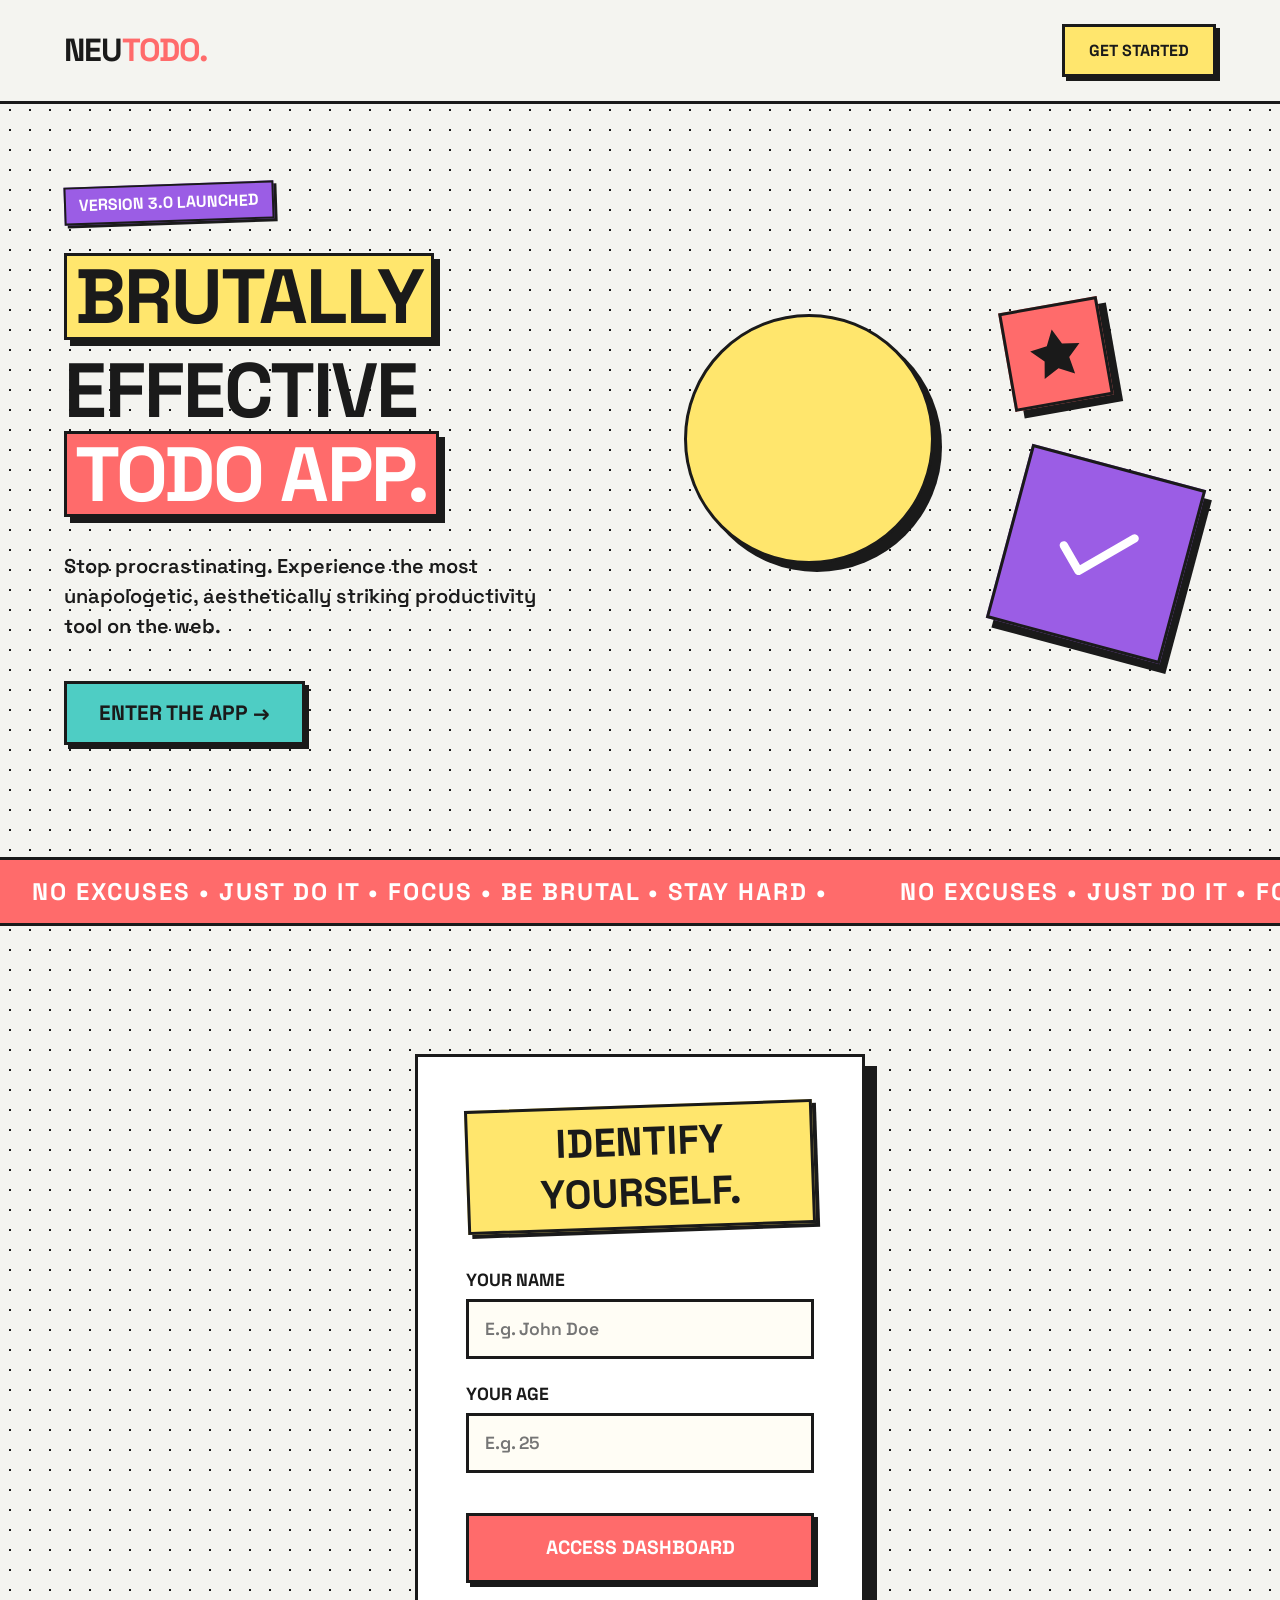
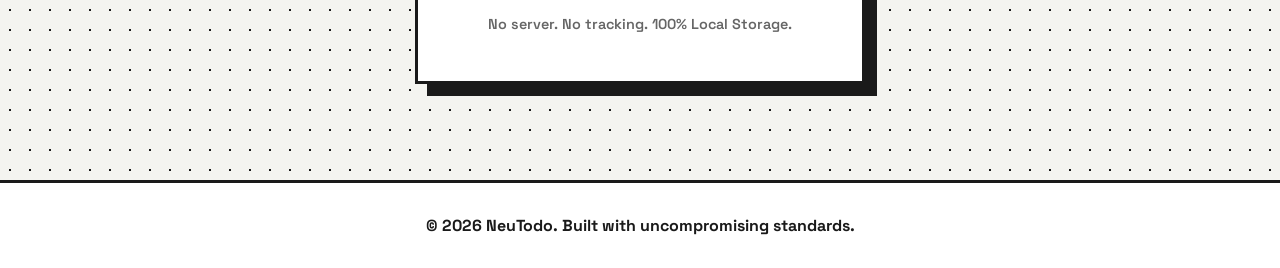
<file: Smart-Todo-list-main/index.html>
<!DOCTYPE html>
<html lang="en">

<head>
    <meta charset="UTF-8">
    <meta name="viewport" content="width=device-width, initial-scale=1.0">
    <title>NeuTodo | Brutal Productivity</title>
    <meta name="description" content="A beautifully brutalist smart todo list application.">
    <link rel="preconnect" href="https://fonts.googleapis.com">
    <link rel="preconnect" href="https://fonts.gstatic.com" crossorigin>
    <link href="https://fonts.googleapis.com/css2?family=Space+Grotesk:wght@400;600;700;900&display=swap"
        rel="stylesheet">
    <link rel="stylesheet" href="style.css">
</head>

<body>

    <!-- BEAUTIFUL NEUBRUTALIST LANDING PAGE -->
    <div id="landing-wrapper" class="landing-wrapper">

        <nav class="neu-nav">
            <div class="logo">NEU<span class="logo-accent">TODO.</span></div>
            <a href="#onboarding" class="neu-btn nav-btn">GET STARTED</a>
        </nav>

        <header class="hero-section">
            <div class="hero-content">
                <div class="hero-badge">VERSION 3.0 LAUNCHED</div>
                <h1 class="massive-title">
                    <span class="highlight highlight-yellow">BRUTALLY</span><br>
                    EFFECTIVE<br>
                    <span class="highlight highlight-red">TODO APP.</span>
                </h1>
                <p class="hero-desc">Stop procrastinating. Experience the most unapologetic, aesthetically striking
                    productivity tool on the web.</p>
                <a href="#onboarding" class="neu-btn cta-btn">ENTER THE APP &rarr;</a>
            </div>

            <div class="hero-graphics">
                <div class="shape shape-circle"></div>
                <div class="shape shape-square">
                    <svg viewBox="0 0 24 24" fill="none" stroke="#1a1a1a" stroke-width="2" stroke-linecap="round"
                        stroke-linejoin="round">
                        <polyline points="20 6 9 17 4 12"></polyline>
                    </svg>
                </div>
                <div class="shape shape-star">
                    <svg viewBox="0 0 24 24" fill="#1a1a1a" xmlns="http://www.w3.org/2000/svg">
                        <path
                            d="M12 2L15.09 8.26L22 9.27L17 14.14L18.18 21.02L12 17.77L5.82 21.02L7 14.14L2 9.27L8.91 8.26L12 2Z" />
                    </svg>
                </div>
            </div>
        </header>

        <div class="marquee-wrapper">
            <div class="marquee">
                <span>NO EXCUSES • JUST DO IT • FOCUS • BE BRUTAL • STAY HARD • </span>
                <span>NO EXCUSES • JUST DO IT • FOCUS • BE BRUTAL • STAY HARD • </span>
                <span>NO EXCUSES • JUST DO IT • FOCUS • BE BRUTAL • STAY HARD • </span>
            </div>
        </div>

        <section id="onboarding" class="onboarding-section">
            <div class="landing-card">
                <h2 class="card-heading">IDENTIFY YOURSELF.</h2>
                <div class="input-group">
                    <label for="user-name">YOUR NAME</label>
                    <input type="text" id="user-name" placeholder="E.g. John Doe" autocomplete="off">
                </div>

                <div class="input-group">
                    <label for="user-age">YOUR AGE</label>
                    <input type="number" id="user-age" placeholder="E.g. 25" autocomplete="off" min="1">
                </div>

                <button id="proceed-btn" class="neu-btn primary-btn btn-block">
                    ACCESS DASHBOARD
                </button>
                <p class="disclaimer">No server. No tracking. 100% Local Storage.</p>
            </div>
        </section>

        <footer class="neu-footer">
            <p>&copy; 2026 NeuTodo. Built with uncompromising standards.</p>
        </footer>
    </div>

    <!-- MAIN APP DASHBOARD -->
    <main id="app-dashboard" class="dashboard hidden">
        <header class="dashboard-header">
            <div class="user-info">
                <h1 id="greeting-text">HELLO, USER!</h1>
                <div class="badges">
                    <span class="neu-badge age-badge" id="age-display">AGE: 0</span>
                    <span class="neu-badge streak-badge" id="streak-display">🔥 STREAK: 0 DAYS</span>
                </div>
            </div>
            <button id="logout-btn" class="neu-btn icon-btn" title="Leave">EXIT</button>
        </header>

        <section class="task-input-section">
            <input type="text" id="todo-input" class="neu-input" placeholder="What needs crushing today?"
                autocomplete="off">
            <button id="add-btn" class="neu-btn secondary-btn">ADD</button>
        </section>

        <nav class="filter-nav">
            <button class="neu-btn filter-btn active" data-filter="all">ALL</button>
            <button class="neu-btn filter-btn" data-filter="active">ACTIVE</button>
            <button class="neu-btn filter-btn" data-filter="completed">DONE</button>
        </nav>

        <div class="tasks-container">
            <ul id="todo-list" class="todo-list">
                <!-- Todos injected by script.js -->
            </ul>
        </div>
    </main>

    <script src="script.js"></script>
</body>

</html>
</file>
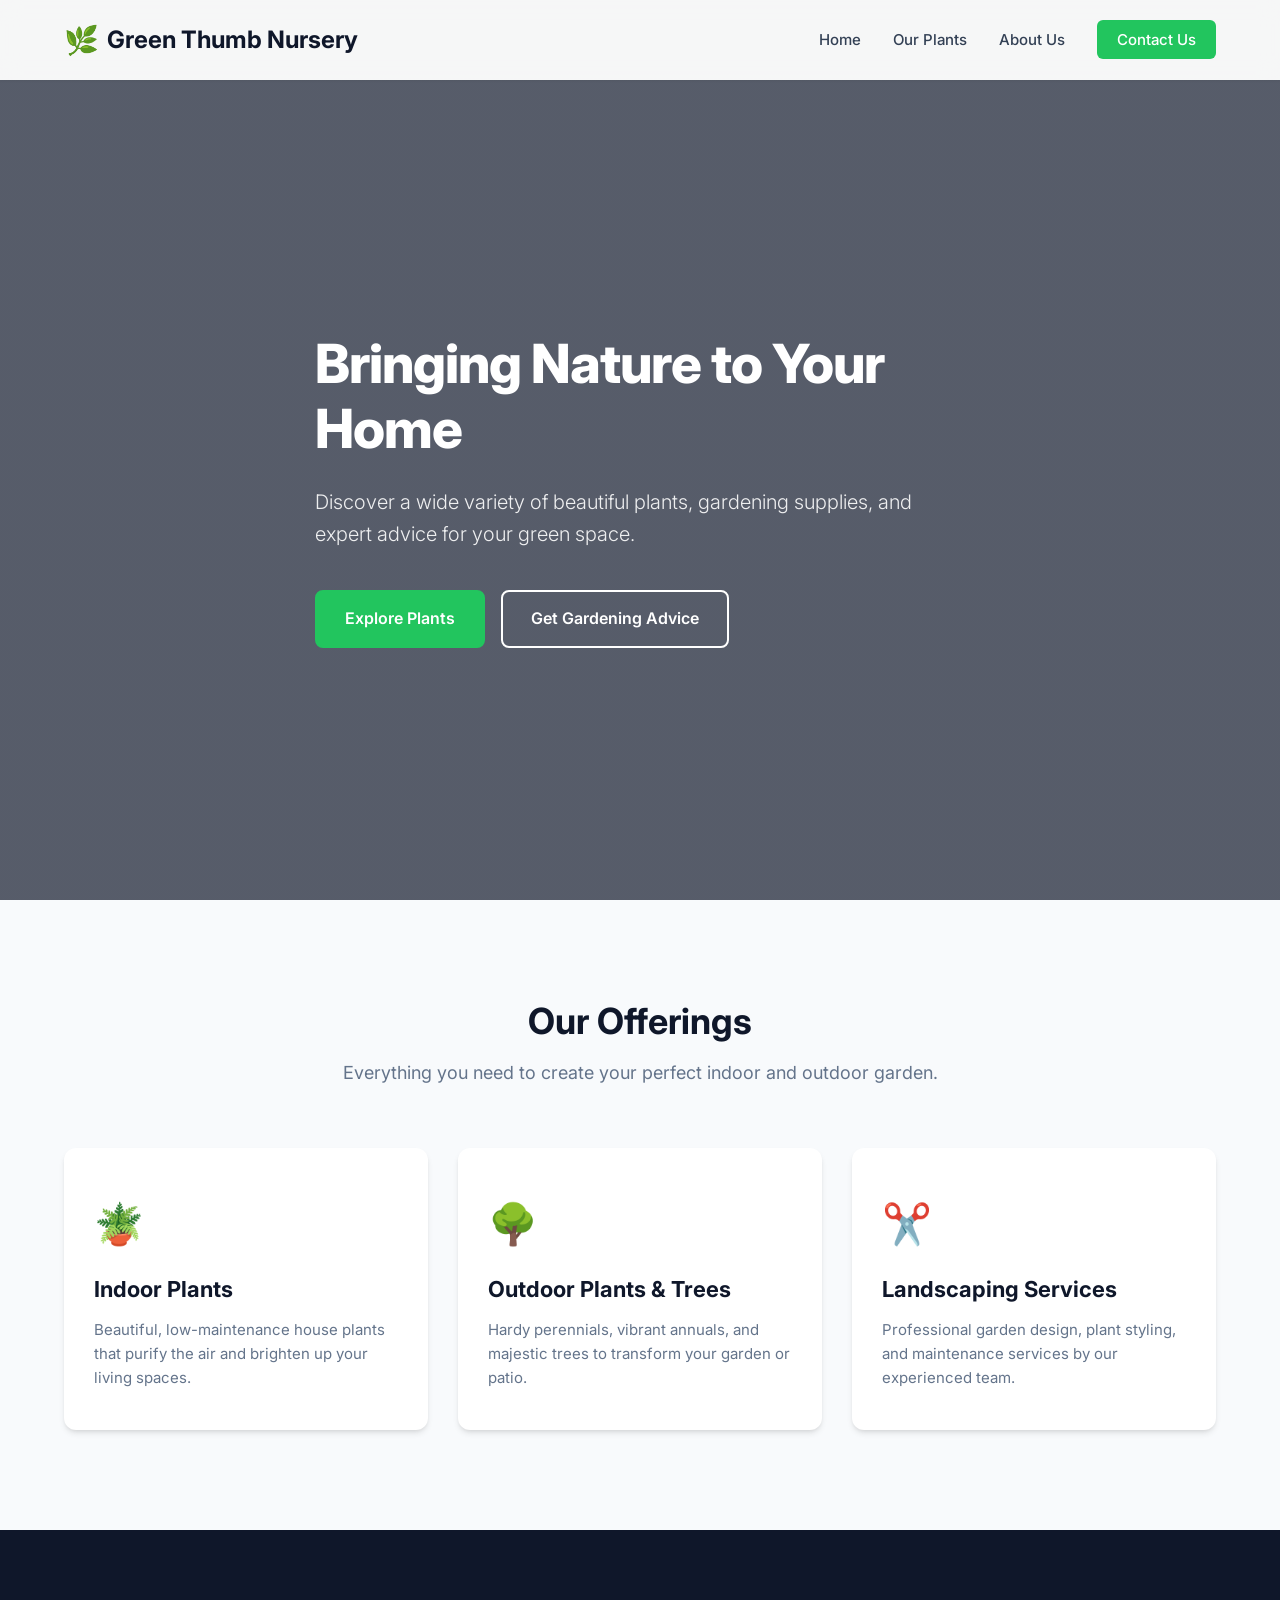
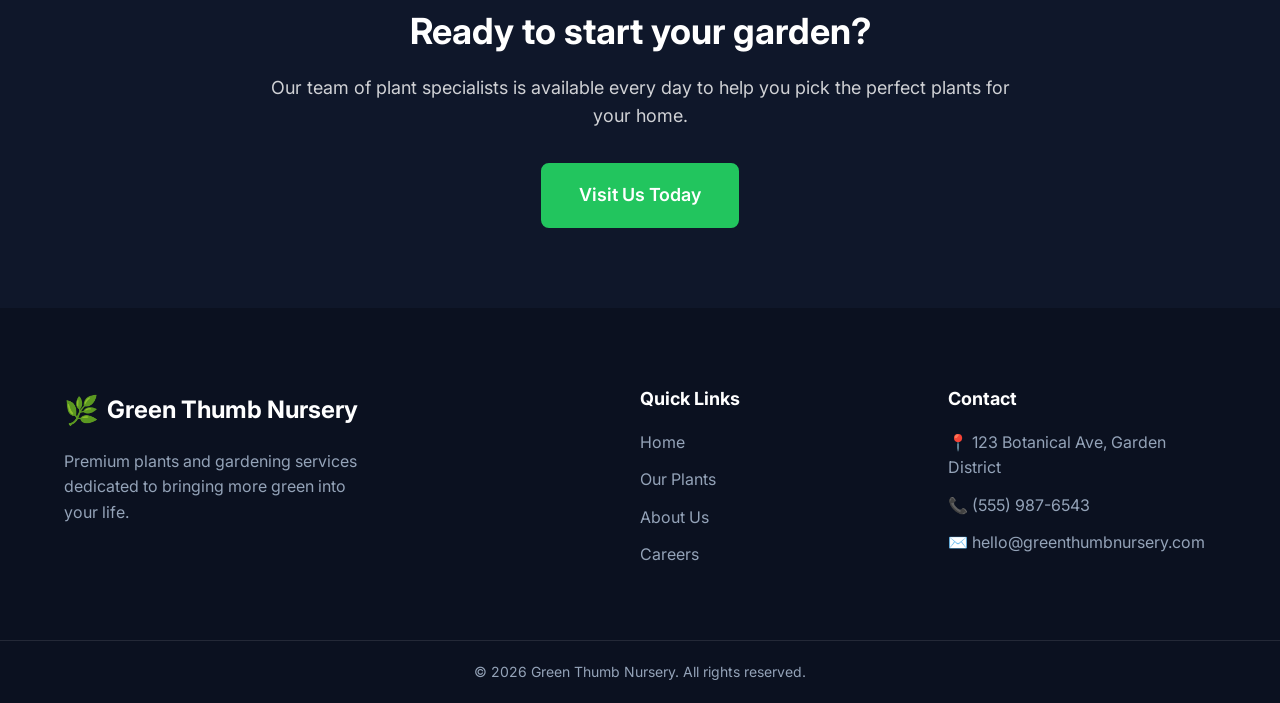
<file: HTML/Nursery/index.html>
<!DOCTYPE html>
<html lang="en">

<head>
    <meta charset="UTF-8">
    <meta name="viewport" content="width=device-width, initial-scale=1.0">
    <title>Green Thumb Nursery</title>
    <link rel="stylesheet" href="style.css">
    <link href="https://fonts.googleapis.com/css2?family=Inter:wght@300;400;500;600;700&display=swap" rel="stylesheet">
</head>

<body>

    <!-- Navigation -->
    <header class="navbar">
        <div class="container nav-container">
            <div class="logo">
                <span class="logo-icon">🌿</span>
                Green Thumb Nursery
            </div>
            <nav>
                <ul class="nav-links">
                    <li><a href="#home">Home</a></li>
                    <li><a href="#services">Our Plants</a></li>
                    <li><a href="#about">About Us</a></li>
                    <li><a href="#contact" class="btn-primary-small">Contact Us</a></li>
                </ul>
            </nav>
        </div>
    </header>

    <!-- Hero Section -->
    <section id="home" class="hero">
        <div class="container hero-container">
            <div class="hero-content">
                <h1>Bringing Nature to Your Home</h1>
                <p>Discover a wide variety of beautiful plants, gardening supplies, and expert advice for your green
                    space.</p>
                <div class="hero-buttons">
                    <a href="#services" class="btn btn-primary">Explore Plants</a>
                    <a href="#contact" class="btn btn-secondary">Get Gardening Advice</a>
                </div>
            </div>
        </div>
    </section>

    <!-- Services Section -->
    <section id="services" class="services">
        <div class="container">
            <div class="section-title">
                <h2>Our Offerings</h2>
                <p>Everything you need to create your perfect indoor and outdoor garden.</p>
            </div>

            <div class="services-grid">
                <!-- Service Card 1 -->
                <div class="service-card">
                    <div class="service-icon">🪴</div>
                    <h3>Indoor Plants</h3>
                    <p>Beautiful, low-maintenance house plants that purify the air and brighten up your living spaces.
                    </p>
                </div>

                <!-- Service Card 2 -->
                <div class="service-card">
                    <div class="service-icon">🌳</div>
                    <h3>Outdoor Plants & Trees</h3>
                    <p>Hardy perennials, vibrant annuals, and majestic trees to transform your garden or patio.</p>
                </div>

                <!-- Service Card 3 -->
                <div class="service-card">
                    <div class="service-icon">✂️</div>
                    <h3>Landscaping Services</h3>
                    <p>Professional garden design, plant styling, and maintenance services by our experienced team.</p>
                </div>
            </div>
        </div>
    </section>

    <!-- Call to Action -->
    <section class="cta">
        <div class="container cta-container">
            <h2>Ready to start your garden?</h2>
            <p>Our team of plant specialists is available every day to help you pick the perfect plants for your home.
            </p>
            <a href="#contact" class="btn btn-primary btn-large">Visit Us Today</a>
        </div>
    </section>

    <!-- Footer -->
    <footer>
        <div class="container footer-container">
            <div class="footer-brand">
                <div class="logo logo-light">
                    <span class="logo-icon">🌿</span>
                    Green Thumb Nursery
                </div>
                <p>Premium plants and gardening services dedicated to bringing more green into your life.</p>
            </div>
            <div class="footer-links">
                <h3>Quick Links</h3>
                <ul>
                    <li><a href="#home">Home</a></li>
                    <li><a href="#services">Our Plants</a></li>
                    <li><a href="#about">About Us</a></li>
                    <li><a href="#careers">Careers</a></li>
                </ul>
            </div>
            <div class="footer-contact">
                <h3>Contact</h3>
                <p>📍 123 Botanical Ave, Garden District</p>
                <p>📞 (555) 987-6543</p>
                <p>✉️ hello@greenthumbnursery.com</p>
            </div>
        </div>
        <div class="footer-bottom">
            <p>&copy; 2026 Green Thumb Nursery. All rights reserved.</p>
        </div>
    </footer>

</body>

</html>
</file>
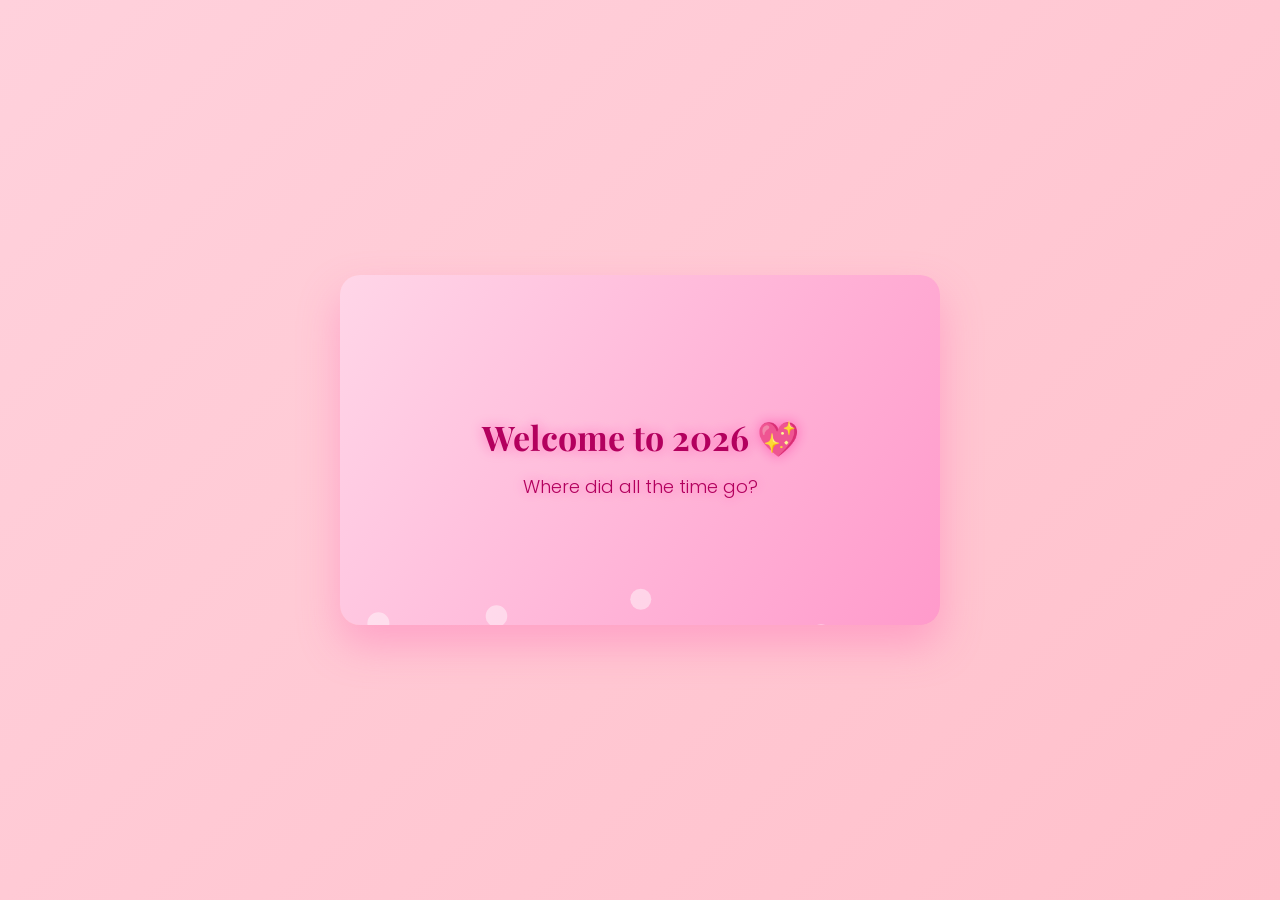
<file: 2026.html>
<!DOCTYPE html>
<html lang="en">
<head>
<meta charset="UTF-8">
<title>2026 Pink Canvas</title>

<!-- Google Fonts -->
<link href="https://fonts.googleapis.com/css2?family=Playfair+Display:wght@600;700&family=Poppins:wght@300;400&display=swap" rel="stylesheet">

<style>
  body {
    margin: 0;
    height: 100vh;
    background: linear-gradient(135deg, #ffd1dc, #ffc0cb);
    display: flex;
    align-items: center;
    justify-content: center;
    font-family: 'Poppins', sans-serif;
  }

  canvas {
    background: radial-gradient(circle at top, #ffe4ec, #ffb6c1);
    box-shadow: 0 20px 40px rgba(255, 105, 180, 0.4);
    border-radius: 20px;
  }
</style>
</head>

<body>

<canvas id="canvas" width="600" height="350"></canvas>

<script>
  const canvas = document.getElementById("canvas");
  const ctx = canvas.getContext("2d");

  let textY = 180;
  let direction = 1;

  const bubbles = Array.from({ length: 12 }, () => ({
    x: Math.random() * canvas.width,
    y: canvas.height + Math.random() * 200,
    radius: Math.random() * 8 + 4,
    speed: Math.random() * 0.6 + 0.3
  }));

  function drawBackground() {
    const gradient = ctx.createLinearGradient(0, 0, canvas.width, canvas.height);
    gradient.addColorStop(0, "#ffd6e8");
    gradient.addColorStop(1, "#ff9acb");

    ctx.fillStyle = gradient;
    ctx.fillRect(0, 0, canvas.width, canvas.height);
  }

  function drawText() {
    ctx.textAlign = "center";
    ctx.shadowColor = "rgba(255, 20, 147, 0.5)";
    ctx.shadowBlur = 14;

    // Elegant heading
    ctx.font = "700 34px 'Playfair Display'";
    ctx.fillStyle = "#b3005e";
    ctx.fillText("Welcome to 2026 💖", canvas.width / 2, textY);

    // Clean sub-text
    ctx.font = "300 18px 'Poppins'";
    ctx.fillText("Where did all the time go?", canvas.width / 2, textY + 42);

    ctx.shadowBlur = 0;
  }

  function drawBubbles() {
    bubbles.forEach(bubble => {
      ctx.beginPath();
      ctx.arc(bubble.x, bubble.y, bubble.radius, 0, Math.PI * 2);
      ctx.fillStyle = "rgba(255, 255, 255, 0.45)";
      ctx.fill();

      bubble.y -= bubble.speed;

      if (bubble.y < -10) {
        bubble.y = canvas.height + 20;
        bubble.x = Math.random() * canvas.width;
      }
    });
  }

  function animate() {
    ctx.clearRect(0, 0, canvas.width, canvas.height);

    drawBackground();
    drawBubbles();
    drawText();

    textY += 0.3 * direction;
    if (textY > 185 || textY < 170) direction *= -1;

    requestAnimationFrame(animate);
  }

  animate();
</script>

</body>
</html>
</file>
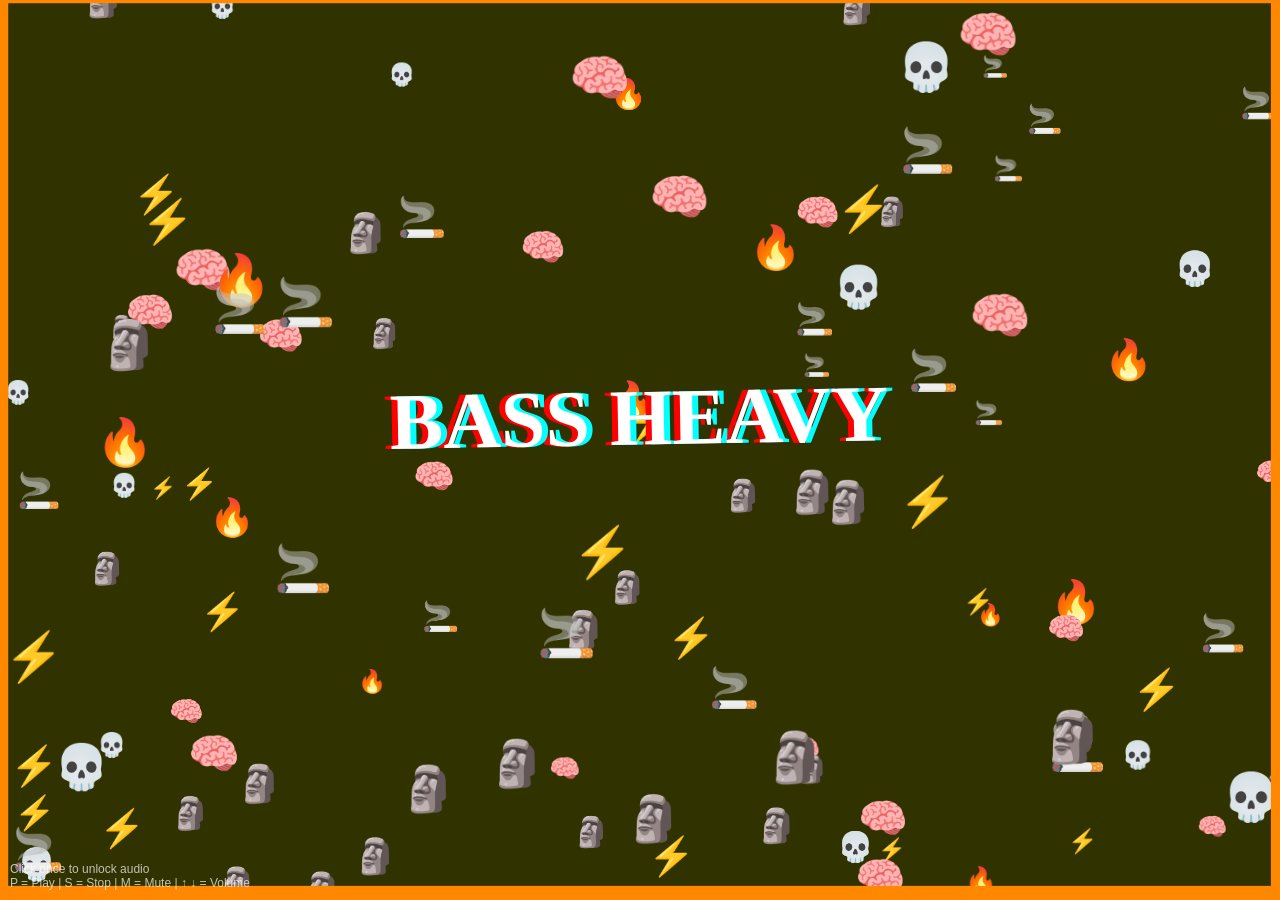
<file: brainrot.html/0202020.html>
<!DOCTYPE html>
<html lang="en">
<head>
<meta charset="UTF-8">
<title>PHONK BRAINROT 2026</title>

<style>
body {
    margin: 0;
    overflow: hidden;
    background: black;
    cursor: crosshair;
}
canvas {
    display: block;
}
.popup {
    position: absolute;
    font-size: 24px;
    font-weight: bold;
    pointer-events: none;
    animation: pop 0.8s linear forwards;
}
@keyframes pop {
    0% { transform: scale(0) rotate(0deg); opacity: 1; }
    100% { transform: scale(2) rotate(720deg); opacity: 0; }
}
.controls {
    position: fixed;
    bottom: 10px;
    left: 10px;
    color: white;
    font-family: Arial, sans-serif;
    font-size: 12px;
    opacity: 0.7;
}
</style>
</head>

<body>

<!-- 🔊 REAL PHONK MP3 -->
<audio id="phonk" src="baile-rave.mp3" loop preload="auto"></audio>

<div class="controls">
    Click once to unlock audio<br>
    P = Play | S = Stop | M = Mute | ↑ ↓ = Volume
</div>

<canvas id="c"></canvas>

<script>
/* ================= CANVAS ================= */
const c = document.getElementById("c");
const x = c.getContext("2d");

function resize() {
    c.width = innerWidth;
    c.height = innerHeight;
}
resize();
addEventListener("resize", resize);

let t = 0;

/* ================= AUDIO ================= */
const phonk = document.getElementById("phonk");
phonk.volume = 0.5;

// Unlock autoplay restriction
document.addEventListener("click", () => {
    phonk.play();
}, { once: true });

// Keyboard controls
document.addEventListener("keydown", (e) => {
    switch (e.key.toLowerCase()) {
        case "p":
            phonk.play();
            break;
        case "s":
            phonk.pause();
            phonk.currentTime = 0;
            break;
        case "m":
            phonk.muted = !phonk.muted;
            break;
        case "arrowup":
            phonk.volume = Math.min(phonk.volume + 0.1, 1);
            break;
        case "arrowdown":
            phonk.volume = Math.max(phonk.volume - 0.1, 0);
            break;
    }
});

/* ================= TEXT ================= */
const phrases = [
    "PHONK MODE",
    "BASS HEAVY",
    "COWBELL TIME",
    "FINAL BOSS",
    "NO MERCY",
    "SYSTEM OVERLOAD",
    "BRAINROT 2026"
];

/* ================= EMOJI RAIN ================= */
const emojis = ["💀","🔥","🧠","⚡","🗿","🚬"];
const rain = Array.from({ length: 120 }, () => ({
    x: Math.random() * innerWidth,
    y: Math.random() * innerHeight,
    s: Math.random() * 30 + 20,
    v: Math.random() * 5 + 2,
    e: emojis[Math.floor(Math.random() * emojis.length)]
}));

/* ================= POPUPS ================= */
function popup(text) {
    const d = document.createElement("div");
    d.className = "popup";
    d.style.left = Math.random() * innerWidth + "px";
    d.style.top = Math.random() * innerHeight + "px";
    d.style.color = `hsl(${Math.random() * 360},100%,60%)`;
    d.textContent = text;
    document.body.appendChild(d);
    setTimeout(() => d.remove(), 800);
}

setInterval(() => {
    popup(phrases[Math.floor(Math.random() * phrases.length)]);
}, 800);

/* ================= VISUALS ================= */
function bg() {
    x.fillStyle = `hsl(${(t * 2) % 360}, 100%, 10%)`;
    x.fillRect(0, 0, c.width, c.height);
}

function shake() {
    x.setTransform(
        1, 0, 0, 1,
        (Math.random() - 0.5) * 20,
        (Math.random() - 0.5) * 20
    );
}

function drawRain() {
    rain.forEach(r => {
        x.font = r.s + "px serif";
        x.fillText(r.e, r.x, r.y);
        r.y += r.v;
        if (r.y > c.height + 50) {
            r.y = -50;
            r.x = Math.random() * c.width;
        }
    });
}

function drawText() {
    const phrase = phrases[Math.floor(t / 20) % phrases.length];
    x.save();
    x.translate(c.width / 2, c.height / 2);
    x.rotate(Math.sin(t / 10) * 0.3);
    x.font = "bold 80px Impact";
    x.textAlign = "center";

    x.fillStyle = "red";   x.fillText(phrase, -6, 0);
    x.fillStyle = "cyan"; x.fillText(phrase, 6, 0);
    x.fillStyle = "white";x.fillText(phrase, 0, 0);

    x.restore();
}

function border() {
    x.lineWidth = 15 + Math.sin(t / 5) * 20;
    x.strokeStyle = `hsl(${t % 360},100%,50%)`;
    x.strokeRect(0, 0, c.width, c.height);
}

/* ================= LOOP ================= */
function loop() {
    x.setTransform(1, 0, 0, 1, 0, 0);
    bg();
    if (Math.random() < 0.3) shake();
    drawRain();
    drawText();
    border();
    t++;
    requestAnimationFrame(loop);
}

loop();
</script>
</body>
</html>
</file>
<file: Smart-Todo-list-main/style.css>
:root {
    --bg-color: #f4f4f0;
    --card-bg: #ffffff;
    --primary: #ff6b6b;
    --secondary: #4ecdc4;
    --accent: #ffe66d;
    --purple: #9b5de5;
    --text-main: #1a1a1a;
    --border: 3px solid #1a1a1a;
    --shadow: 6px 6px 0px #1a1a1a;
    --shadow-hover: 2px 2px 0px #1a1a1a;
    --font: 'Space Grotesk', sans-serif;
}

* {
    margin: 0;
    padding: 0;
    box-sizing: border-box;
    scroll-behavior: smooth;
}

body {
    background-color: var(--bg-color);
    color: var(--text-main);
    font-family: var(--font);
    min-height: 100vh;
    display: flex;
    justify-content: center;
    align-items: flex-start;
    /* Changed for scrolling landing page */
    background-image: radial-gradient(#1a1a1a 1px, transparent 1px);
    background-size: 20px 20px;
    overflow-x: hidden;
}

.hidden {
    display: none !important;
}

/* ----------------------------------
   GLOBAL NEU ELEMENTS
----------------------------------- */
.neu-btn {
    border: var(--border);
    padding: 0.8rem 1.5rem;
    font-family: inherit;
    font-size: 1rem;
    font-weight: 800;
    cursor: pointer;
    box-shadow: 4px 4px 0px #1a1a1a;
    transition: all 0.1s ease;
    text-transform: uppercase;
    text-decoration: none;
    color: var(--text-main);
    background: #fff;
    display: inline-flex;
    justify-content: center;
    align-items: center;
}

.neu-btn:active {
    transform: translate(4px, 4px);
    box-shadow: 0px 0px 0px #1a1a1a;
}

.primary-btn {
    background: var(--primary);
    color: #fff;
}

.secondary-btn {
    background: var(--secondary);
    color: #1a1a1a;
}

.btn-block {
    width: 100%;
    font-size: 1.2rem;
    padding: 1.2rem;
    margin-top: 1rem;
}

/* ----------------------------------
   FULL LANDING PAGE WRAPPER
----------------------------------- */
.landing-wrapper {
    width: 100%;
    min-height: 100vh;
    display: flex;
    flex-direction: column;
}

.neu-nav {
    display: flex;
    justify-content: space-between;
    align-items: center;
    padding: 1.5rem 5%;
    background: var(--bg-color);
    border-bottom: var(--border);
    z-index: 100;
}

.logo {
    font-size: 2rem;
    font-weight: 900;
    letter-spacing: -1px;
}

.logo-accent {
    color: var(--primary);
}

.nav-btn {
    background: var(--accent);
}

.hero-section {
    display: flex;
    align-items: center;
    justify-content: space-between;
    padding: 5rem 5%;
    flex-wrap: wrap;
    gap: 3rem;
}

.hero-content {
    flex: 1;
    min-width: 300px;
    max-width: 650px;
}

.hero-badge {
    display: inline-block;
    background: var(--purple);
    color: white;
    font-weight: 800;
    padding: 0.4rem 0.8rem;
    border: 2px solid #1a1a1a;
    box-shadow: 3px 3px 0px #1a1a1a;
    margin-bottom: 2rem;
    transform: rotate(-2deg);
}

.massive-title {
    font-size: clamp(3rem, 6vw, 5.5rem);
    font-weight: 900;
    line-height: 1.05;
    margin-bottom: 1.5rem;
    letter-spacing: -2px;
}

.highlight {
    display: inline-block;
    padding: 0 0.5rem;
    border: var(--border);
    box-shadow: 6px 6px 0px #1a1a1a;
    margin-bottom: 10px;
}

.highlight-yellow {
    background: var(--accent);
}

.highlight-red {
    background: var(--primary);
    color: white;
}

.hero-desc {
    font-size: 1.25rem;
    font-weight: 600;
    line-height: 1.5;
    margin-bottom: 2.5rem;
    max-width: 500px;
}

.cta-btn {
    font-size: 1.3rem;
    padding: 1rem 2rem;
    background: var(--secondary);
}

.hero-graphics {
    flex: 1;
    min-width: 300px;
    position: relative;
    height: 400px;
    display: flex;
    justify-content: center;
    align-items: center;
}

.shape {
    position: absolute;
    border: var(--border);
    box-shadow: 8px 8px 0px #1a1a1a;
}

.shape-circle {
    width: 250px;
    height: 250px;
    border-radius: 50%;
    background: var(--accent);
    top: 50px;
    left: 20px;
    animation: float 6s ease-in-out infinite;
}

.shape-square {
    width: 180px;
    height: 180px;
    background: var(--purple);
    bottom: 20px;
    right: 30px;
    display: flex;
    justify-content: center;
    align-items: center;
    transform: rotate(15deg);
    animation: float 5s ease-in-out infinite alternate;
}

.shape-square svg {
    width: 100px;
    height: 100px;
    stroke: white;
}

.shape-star {
    width: 100px;
    height: 100px;
    background: var(--primary);
    top: 10%;
    right: 20%;
    display: flex;
    justify-content: center;
    align-items: center;
    transform: rotate(-10deg);
}

.shape-star svg {
    width: 60px;
    height: 60px;
}

@keyframes float {
    0% {
        transform: translateY(0) rotate(0deg);
    }

    50% {
        transform: translateY(-20px) rotate(5deg);
    }

    100% {
        transform: translateY(0) rotate(0deg);
    }
}

/* MARQUEE */
.marquee-wrapper {
    background: var(--primary);
    color: white;
    border-top: var(--border);
    border-bottom: var(--border);
    padding: 1rem 0;
    overflow: hidden;
    white-space: nowrap;
    display: flex;
    margin: 2rem 0 5rem 0;
}

.marquee {
    display: inline-block;
    animation: marquee 15s linear infinite;
    font-weight: 900;
    font-size: 1.5rem;
    letter-spacing: 2px;
}

.marquee span {
    padding: 0 2rem;
}

@keyframes marquee {
    0% {
        transform: translateX(0);
    }

    100% {
        transform: translateX(-33.33%);
    }
}

/* ONBOARDING */
.onboarding-section {
    display: flex;
    justify-content: center;
    align-items: center;
    padding: 3rem 1rem 6rem;
}

.landing-card {
    background: #fff;
    border: var(--border);
    padding: 3rem;
    max-width: 450px;
    width: 100%;
    box-shadow: 12px 12px 0px #1a1a1a;
    display: flex;
    flex-direction: column;
    gap: 1.5rem;
}

.card-heading {
    font-size: 2.5rem;
    font-weight: 900;
    background: var(--accent);
    padding: 0.5rem;
    border: var(--border);
    text-align: center;
    transform: rotate(-2deg);
    margin-bottom: 1rem;
    box-shadow: 4px 4px 0px #1a1a1a;
}

.input-group {
    display: flex;
    flex-direction: column;
    gap: 0.5rem;
}

.input-group label {
    font-weight: 800;
    font-size: 1.1rem;
}

.input-group input {
    border: var(--border);
    padding: 1rem;
    font-family: inherit;
    font-size: 1.1rem;
    font-weight: 600;
    background: #fffdf5;
    outline: none;
    transition: all 0.2s ease;
}

.input-group input:focus {
    box-shadow: 4px 4px 0px var(--primary);
    transform: translate(-2px, -2px);
}

.disclaimer {
    text-align: center;
    font-weight: 600;
    margin-top: 0.5rem;
    font-size: 0.9rem;
    color: #666;
}

.neu-footer {
    text-align: center;
    padding: 2rem;
    font-weight: 700;
    border-top: var(--border);
    background: #fff;
    margin-top: auto;
}

/* ----------------------------------
   MAIN DASHBOARD
----------------------------------- */
.dashboard {
    width: 100%;
    max-width: 550px;
    background: var(--card-bg);
    border: var(--border);
    box-shadow: 10px 10px 0px #1a1a1a;
    padding: 2.5rem;
    display: flex;
    flex-direction: column;
    gap: 1.5rem;
    margin-top: 3rem;
}

.dashboard-header {
    border-bottom: var(--border);
    padding-bottom: 1rem;
    display: flex;
    justify-content: space-between;
    align-items: flex-start;
}

#greeting-text {
    font-size: 2rem;
    font-weight: 900;
    margin-bottom: 0.8rem;
    line-height: 1.1;
}

.badges {
    display: flex;
    flex-wrap: wrap;
    gap: 0.8rem;
}

.neu-badge {
    border: 2px solid #1a1a1a;
    padding: 0.4rem 0.8rem;
    font-size: 0.85rem;
    font-weight: 800;
    box-shadow: 2px 2px 0px #1a1a1a;
    text-transform: uppercase;
}

.age-badge {
    background: var(--secondary);
}

.streak-badge {
    background: var(--accent);
}

.icon-btn {
    background: #fff;
    padding: 0.5rem 0.8rem;
    font-size: 0.9rem;
}

.task-input-section {
    display: flex;
    gap: 0.5rem;
}

.neu-input {
    flex: 1;
    border: var(--border);
    padding: 1rem;
    font-family: inherit;
    font-size: 1.1rem;
    font-weight: 600;
    outline: none;
    box-shadow: 4px 4px 0px #1a1a1a;
    transition: all 0.2s;
}

.neu-input:focus {
    background: #fffdf5;
    transform: translate(-2px, -2px);
    box-shadow: 6px 6px 0px #1a1a1a;
}

.filter-nav {
    display: flex;
    gap: 0.5rem;
}

.filter-btn {
    flex: 1;
    background: #fff;
    padding: 0.6rem;
    font-size: 1rem;
}

.filter-btn.active {
    background: var(--primary);
    color: #fff;
}

.tasks-container {
    height: 400px;
    overflow-y: auto;
    padding-right: 0.8rem;
}

.tasks-container::-webkit-scrollbar {
    width: 10px;
}

.tasks-container::-webkit-scrollbar-track {
    background: #fff;
    border-left: 2px solid #1a1a1a;
}

.tasks-container::-webkit-scrollbar-thumb {
    background: var(--secondary);
    border-left: 2px solid #1a1a1a;
    border-bottom: 2px solid #1a1a1a;
}

.todo-list {
    list-style: none;
    display: flex;
    flex-direction: column;
    gap: 1rem;
}

.todo-item {
    display: flex;
    align-items: center;
    justify-content: space-between;
    background: #fff;
    border: var(--border);
    padding: 1.2rem;
    box-shadow: 6px 6px 0px #1a1a1a;
    transition: all 0.2s ease;
}

.todo-item:hover {
    transform: translate(-2px, -2px);
    box-shadow: 8px 8px 0px #1a1a1a;
}

.todo-item.completed {
    background: #d8f3dc;
    box-shadow: 2px 2px 0px #1a1a1a;
    transform: translate(4px, 4px);
}

.todo-content {
    display: flex;
    align-items: center;
    gap: 1rem;
    cursor: pointer;
    flex: 1;
}

.neu-checkbox {
    width: 30px;
    height: 30px;
    border: 3px solid #1a1a1a;
    background: #fff;
    display: flex;
    justify-content: center;
    align-items: center;
    flex-shrink: 0;
    box-shadow: 2px 2px 0px #1a1a1a;
}

.todo-item.completed .neu-checkbox {
    background: var(--primary);
    box-shadow: none;
}

.neu-checkbox svg {
    width: 20px;
    height: 20px;
    stroke: #1a1a1a;
    stroke-width: 4;
    display: none;
}

.todo-item.completed .neu-checkbox svg {
    display: block;
}

.todo-text {
    font-size: 1.2rem;
    font-weight: 700;
    word-break: break-word;
}

.todo-item.completed .todo-text {
    text-decoration: line-through;
    color: #6c757d;
}

.delete-btn {
    background: var(--primary);
    color: #fff;
    width: 44px;
    height: 44px;
    border: var(--border);
    display: flex;
    justify-content: center;
    align-items: center;
    cursor: pointer;
    box-shadow: 3px 3px 0px #1a1a1a;
    transition: all 0.1s;
    flex-shrink: 0;
}

.delete-btn:active {
    transform: translate(3px, 3px);
    box-shadow: 0px 0px 0px #1a1a1a;
}

.empty-state {
    text-align: center;
    padding: 3rem;
    font-weight: 900;
    font-size: 1.4rem;
    text-transform: uppercase;
    border: var(--border);
    background: var(--accent);
    box-shadow: 6px 6px 0px #1a1a1a;
    margin-top: 1rem;
    transform: rotate(1deg);
}

@media (max-width: 768px) {
    .hero-section {
        flex-direction: column;
        text-align: center;
    }

    .hero-graphics {
        width: 100%;
        height: 300px;
    }
}

@media (max-width: 480px) {
    .dashboard {
        padding: 1.5rem;
        margin-top: 1rem;
        border-radius: 0;
    }

    .landing-card {
        border-radius: 0;
        box-shadow: none;
        border-left: none;
        border-right: none;
    }

    .massive-title {
        font-size: 2.8rem;
    }
}
</file>
<file: HTML/Nursery/style.css>
/* CSS Variables for consistent theming */
:root {
    --primary-color: #22c55e;
    /* Green - nature friendly */
    --primary-dark: #16a34a;
    --secondary-color: #0f172a;
    /* Dark slate */
    --text-main: #334155;
    --text-light: #64748b;
    --bg-light: #f8fafc;
    --white: #ffffff;
    --card-shadow: 0 4px 6px -1px rgb(0 0 0 / 0.1), 0 2px 4px -2px rgb(0 0 0 / 0.1);
    --transition: all 0.3s ease;
}

/* Reset and Base Styles */
* {
    margin: 0;
    padding: 0;
    box-sizing: border-box;
    font-family: 'Inter', sans-serif;
}

html {
    scroll-behavior: smooth;
}

body {
    background-color: var(--white);
    color: var(--text-main);
    line-height: 1.6;
}

.container {
    max-width: 1200px;
    margin: 0 auto;
    padding: 0 24px;
}

/* Typography */
h1,
h2,
h3 {
    color: var(--secondary-color);
    line-height: 1.2;
}

a {
    text-decoration: none;
    transition: var(--transition);
}

ul {
    list-style: none;
}

/* Buttons */
.btn {
    display: inline-block;
    padding: 14px 28px;
    border-radius: 8px;
    font-weight: 600;
    font-size: 16px;
    cursor: pointer;
    transition: var(--transition);
    text-align: center;
}

.btn-primary {
    background-color: var(--primary-color);
    color: var(--white);
    border: 2px solid var(--primary-color);
}

.btn-primary:hover {
    background-color: var(--primary-dark);
    border-color: var(--primary-dark);
    transform: translateY(-2px);
    box-shadow: 0 4px 12px rgba(34, 197, 94, 0.3);
}

.btn-secondary {
    background-color: transparent;
    color: var(--white);
    border: 2px solid var(--white);
}

.btn-secondary:hover {
    background-color: var(--white);
    color: var(--secondary-color);
    transform: translateY(-2px);
}

.btn-primary-small {
    background-color: var(--primary-color);
    color: var(--white) !important;
    padding: 10px 20px;
    border-radius: 6px;
    font-weight: 500;
}

.btn-primary-small:hover {
    background-color: var(--primary-dark);
    box-shadow: 0 2px 8px rgba(34, 197, 94, 0.3);
}

.btn-large {
    padding: 16px 36px;
    font-size: 18px;
}

/* Navigation */
.navbar {
    background-color: rgba(255, 255, 255, 0.95);
    backdrop-filter: blur(10px);
    position: fixed;
    top: 0;
    width: 100%;
    z-index: 1000;
    box-shadow: 0 1px 3px rgba(0, 0, 0, 0.05);
}

.nav-container {
    display: flex;
    justify-content: space-between;
    align-items: center;
    height: 80px;
}

.logo {
    font-size: 24px;
    font-weight: 700;
    color: var(--secondary-color);
    display: flex;
    align-items: center;
    gap: 8px;
}

.logo-icon {
    color: var(--primary-color);
    font-size: 28px;
    font-weight: 800;
}

.logo-light {
    color: var(--white);
}

.nav-links {
    display: flex;
    align-items: center;
    gap: 32px;
}

.nav-links a {
    color: var(--text-main);
    font-weight: 500;
    font-size: 15px;
}

.nav-links a:hover {
    color: var(--primary-color);
}

/* Hero Section */
.hero {
    /* Using a high-quality relevant placeholder image from Unsplash */
    background: linear-gradient(rgba(15, 23, 42, 0.7), rgba(15, 23, 42, 0.7)), url('https://images.unsplash.com/photo-1466692476877-331dc912c9dd?ixlib=rb-4.0.3&auto=format&fit=crop&w=2070&q=80') center/cover no-repeat;
    height: 100vh;
    min-height: 600px;
    display: flex;
    align-items: center;
    margin-top: 0;
}

.hero-content {
    max-width: 650px;
    color: var(--white);
    padding-top: 80px;
    /* Offset for navbar */
}

.hero h1 {
    font-size: 54px;
    font-weight: 800;
    color: var(--white);
    margin-bottom: 24px;
    letter-spacing: -1px;
}

.hero p {
    font-size: 20px;
    font-weight: 300;
    margin-bottom: 40px;
    opacity: 0.9;
}

.hero-buttons {
    display: flex;
    gap: 16px;
}

/* Services Section */
.services {
    padding: 100px 0;
    background-color: var(--bg-light);
}

.section-title {
    text-align: center;
    max-width: 600px;
    margin: 0 auto 60px;
}

.section-title h2 {
    font-size: 36px;
    margin-bottom: 16px;
}

.section-title p {
    color: var(--text-light);
    font-size: 18px;
}

.services-grid {
    display: grid;
    grid-template-columns: repeat(auto-fit, minmax(300px, 1fr));
    gap: 30px;
}

.service-card {
    background: var(--white);
    padding: 40px 30px;
    border-radius: 12px;
    box-shadow: var(--card-shadow);
    transition: var(--transition);
    border-top: 4px solid transparent;
}

.service-card:hover {
    transform: translateY(-5px);
    box-shadow: 0 10px 25px rgba(0, 0, 0, 0.1);
    border-color: var(--primary-color);
}

.service-icon {
    font-size: 40px;
    margin-bottom: 20px;
}

.service-card h3 {
    font-size: 22px;
    margin-bottom: 16px;
}

.service-card p {
    color: var(--text-light);
    font-size: 15px;
}

/* CTA Section */
.cta {
    background-color: var(--secondary-color);
    padding: 80px 0;
    text-align: center;
    color: var(--white);
}

.cta-container {
    max-width: 800px;
}

.cta h2 {
    color: var(--white);
    font-size: 36px;
    margin-bottom: 20px;
}

.cta p {
    font-size: 18px;
    opacity: 0.8;
    margin-bottom: 32px;
}

/* Footer */
footer {
    background-color: #0b1120;
    color: #94a3b8;
    padding: 80px 0 20px;
}

.footer-container {
    display: grid;
    grid-template-columns: 2fr 1fr 1fr;
    gap: 40px;
    margin-bottom: 60px;
}

.footer-brand p {
    margin-top: 16px;
    max-width: 300px;
}

footer h3 {
    color: var(--white);
    font-size: 18px;
    margin-bottom: 20px;
}

.footer-links ul li {
    margin-bottom: 12px;
}

.footer-links a {
    color: #94a3b8;
}

.footer-links a:hover {
    color: var(--primary-color);
}

.footer-contact p {
    margin-bottom: 12px;
}

.footer-bottom {
    text-align: center;
    padding-top: 20px;
    border-top: 1px solid rgba(255, 255, 255, 0.1);
    font-size: 14px;
}

/* Responsive Design */
@media (max-width: 768px) {
    .nav-links {
        display: none;
        /* In a real app, you'd add a hamburger menu here */
    }

    .hero h1 {
        font-size: 40px;
    }

    .hero p {
        font-size: 18px;
    }

    .hero-buttons {
        flex-direction: column;
    }

    .footer-container {
        grid-template-columns: 1fr;
    }
}
</file>
